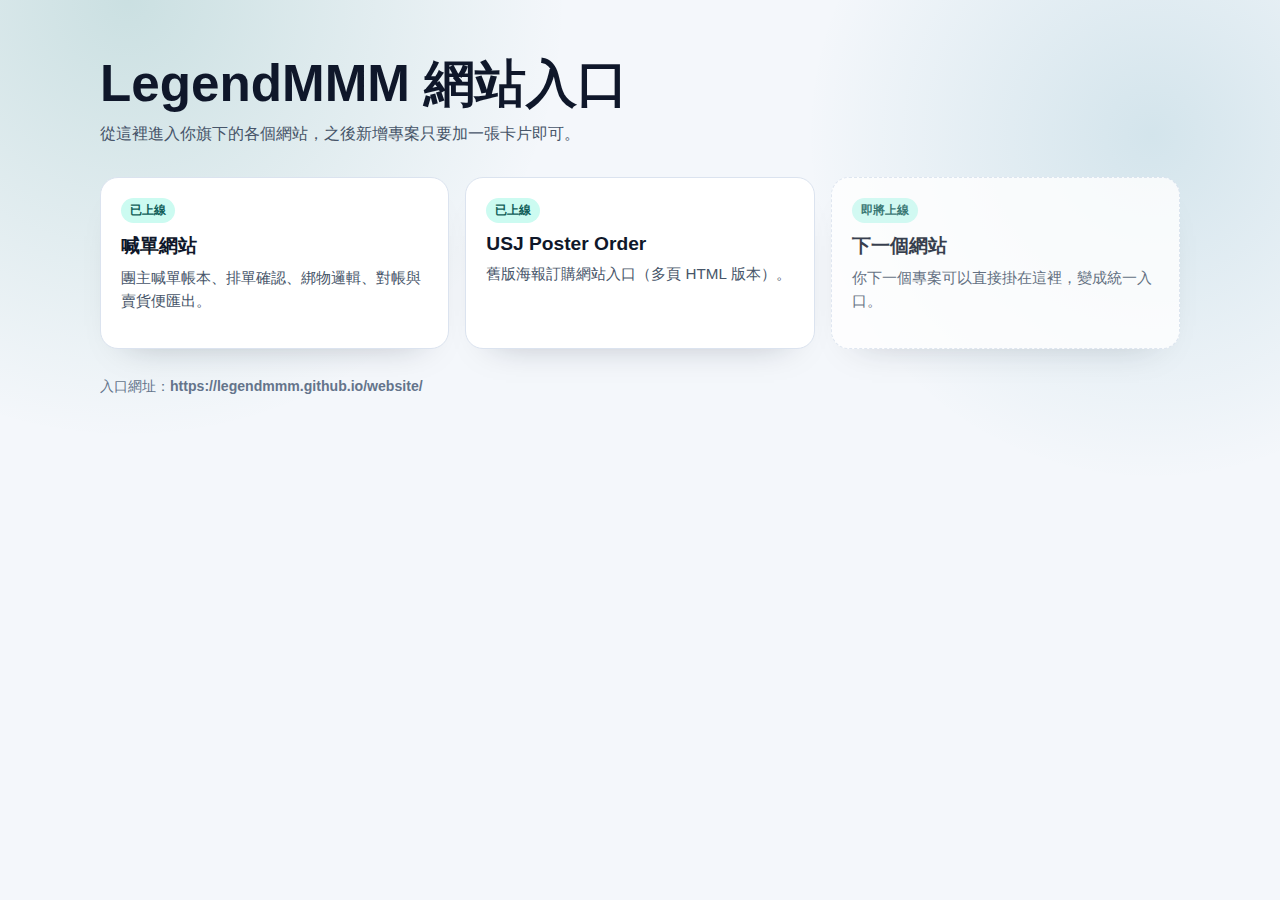
<file: portal/index.html>
<!doctype html>
<html lang="zh-Hant">
  <head>
    <meta charset="UTF-8" />
    <meta name="viewport" content="width=device-width, initial-scale=1.0" />
    <title>LegendMMM 網站入口</title>
    <style>
      :root {
        --bg: #f4f7fb;
        --ink: #0f172a;
        --muted: #475569;
        --card: #ffffff;
        --line: #dbe3ef;
        --accent: #0f766e;
      }
      * { box-sizing: border-box; }
      body {
        margin: 0;
        min-height: 100vh;
        font-family: "Noto Sans TC", "PingFang TC", sans-serif;
        color: var(--ink);
        background:
          radial-gradient(circle at 10% 0%, rgba(15, 118, 110, 0.18), transparent 30%),
          radial-gradient(circle at 90% 15%, rgba(14, 116, 144, 0.14), transparent 25%),
          var(--bg);
      }
      .wrap {
        width: min(1080px, 92vw);
        margin: 0 auto;
        padding: 56px 0 72px;
      }
      h1 {
        margin: 0;
        font-size: clamp(2rem, 4.5vw, 3.2rem);
        line-height: 1.1;
      }
      .sub {
        margin-top: 12px;
        color: var(--muted);
        font-size: 1rem;
      }
      .grid {
        margin-top: 32px;
        display: grid;
        grid-template-columns: repeat(auto-fit, minmax(260px, 1fr));
        gap: 16px;
      }
      .card {
        display: block;
        text-decoration: none;
        color: inherit;
        border: 1px solid var(--line);
        border-radius: 18px;
        background: var(--card);
        padding: 20px;
        box-shadow: 0 18px 36px -28px rgba(15, 23, 42, 0.35);
        transition: transform .18s ease, box-shadow .18s ease, border-color .18s ease;
      }
      .card:hover {
        transform: translateY(-2px);
        border-color: #8ac8c3;
        box-shadow: 0 24px 45px -28px rgba(15, 23, 42, 0.45);
      }
      .badge {
        display: inline-block;
        padding: 4px 9px;
        border-radius: 999px;
        font-size: 12px;
        font-weight: 700;
        color: #115e59;
        background: #ccfbf1;
      }
      .title {
        margin-top: 10px;
        font-size: 1.2rem;
        font-weight: 800;
      }
      .desc {
        margin-top: 8px;
        color: var(--muted);
        font-size: 0.95rem;
        line-height: 1.5;
      }
      .coming {
        border-style: dashed;
        opacity: 0.82;
      }
      .foot {
        margin-top: 28px;
        color: #64748b;
        font-size: .88rem;
      }
    </style>
  </head>
  <body>
    <main class="wrap">
      <h1>LegendMMM 網站入口</h1>
      <p class="sub">從這裡進入你旗下的各個網站，之後新增專案只要加一張卡片即可。</p>

      <section class="grid">
        <a class="card" href="./handan/">
          <span class="badge">已上線</span>
          <div class="title">喊單網站</div>
          <p class="desc">團主喊單帳本、排單確認、綁物邏輯、對帳與賣貨便匯出。</p>
        </a>

        <a class="card" href="./websites/usj-poster-order/">
          <span class="badge">已上線</span>
          <div class="title">USJ Poster Order</div>
          <p class="desc">舊版海報訂購網站入口（多頁 HTML 版本）。</p>
        </a>

        <a class="card coming" href="javascript:void(0)">
          <span class="badge">即將上線</span>
          <div class="title">下一個網站</div>
          <p class="desc">你下一個專案可以直接掛在這裡，變成統一入口。</p>
        </a>
      </section>

      <p class="foot">入口網址：<strong>https://legendmmm.github.io/website/</strong></p>
    </main>
  </body>
</html>
</file>
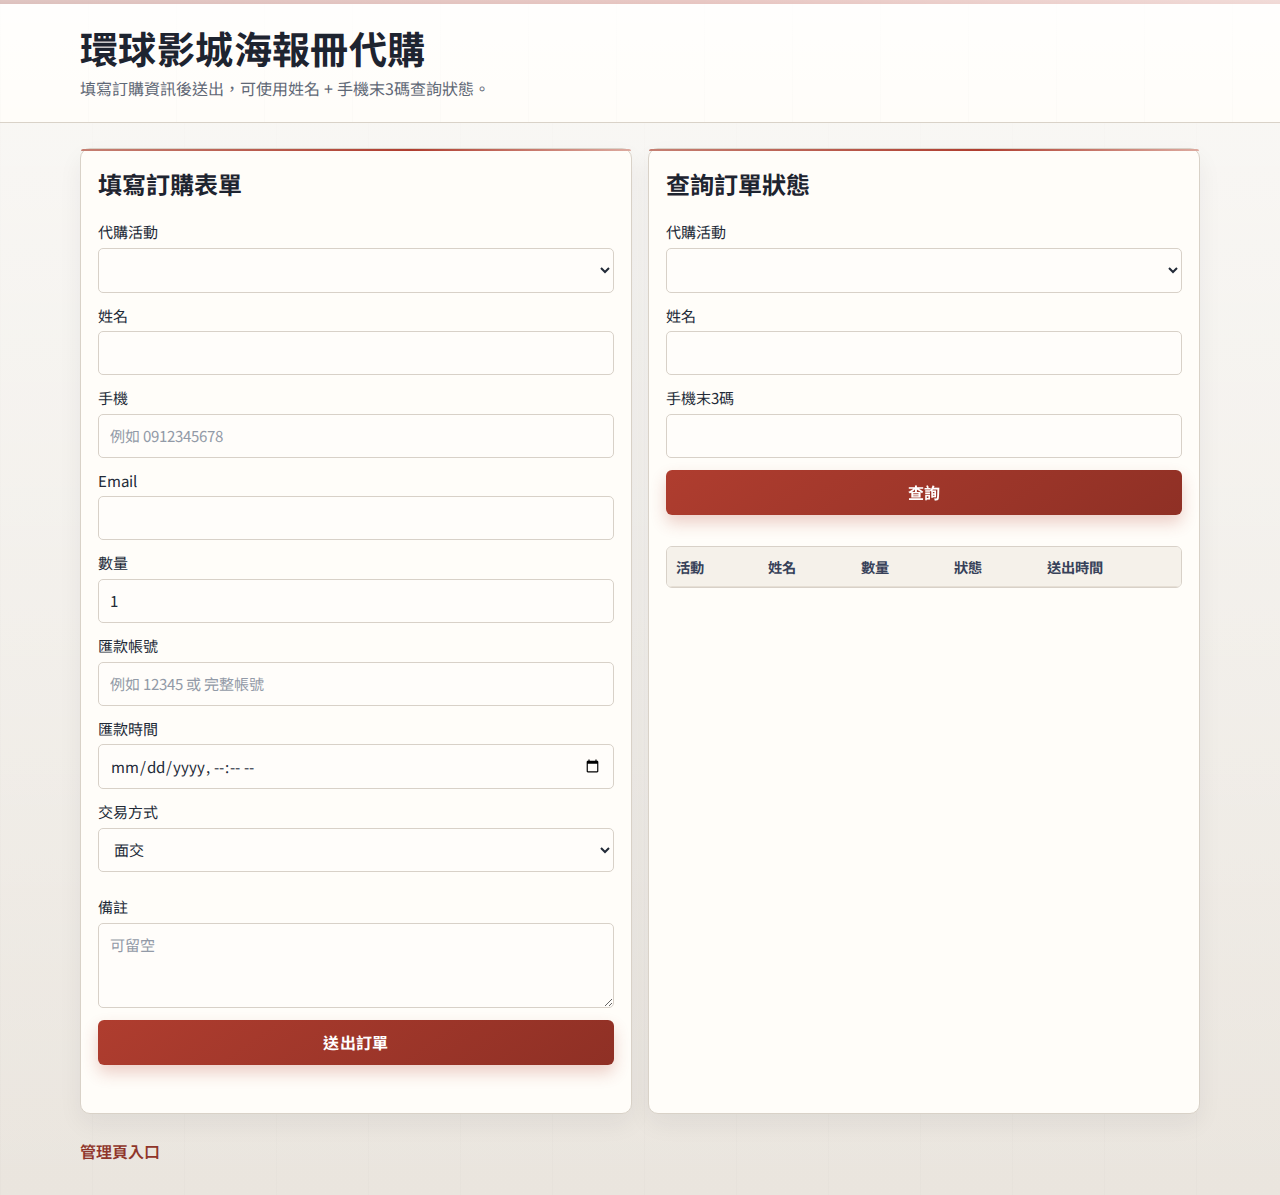
<file: websites/usj-poster-order/index.html>
<!doctype html>
<html lang="zh-Hant">
  <head>
    <meta charset="UTF-8" />
    <meta name="viewport" content="width=device-width, initial-scale=1.0" />
    <title>環球影城海報冊代購</title>
    <link rel="stylesheet" href="./assets/styles.css" />
  </head>
  <body>
    <header class="site-header">
      <div class="container">
        <h1>環球影城海報冊代購</h1>
        <p>填寫訂購資訊後送出，可使用姓名 + 手機末3碼查詢狀態。</p>
      </div>
    </header>

    <main class="container grid">
      <section class="card">
        <h2>填寫訂購表單</h2>
        <form id="order-form" class="stack">
          <label>
            代購活動
            <select id="campaign-id" required></select>
          </label>

          <label>
            姓名
            <input id="customer-name" type="text" required maxlength="30" />
          </label>

          <label>
            手機
            <input id="phone" type="tel" required maxlength="20" placeholder="例如 0912345678" />
          </label>

          <label>
            Email
            <input id="email" type="email" required maxlength="120" />
          </label>

          <label>
            數量
            <input id="quantity" type="number" required min="1" max="99" value="1" />
          </label>

          <label>
            匯款帳號
            <input
              id="transfer-account"
              type="text"
              required
              maxlength="80"
              placeholder="例如 12345 或 完整帳號"
            />
          </label>

          <label>
            匯款時間
            <input id="transfer-time" type="datetime-local" required />
          </label>

          <label>
            交易方式
            <select id="transaction-method" required>
              <option value="面交">面交</option>
              <option value="賣貨便">賣貨便</option>
            </select>
          </label>

          <div id="custom-fields-container" class="stack"></div>

          <label>
            備註
            <textarea id="note" maxlength="300" rows="3" placeholder="可留空"></textarea>
          </label>

          <button type="submit">送出訂單</button>
          <p id="order-form-message" class="message" aria-live="polite"></p>
        </form>
      </section>

      <section class="card">
        <h2>查詢訂單狀態</h2>
        <form id="query-form" class="stack">
          <label>
            代購活動
            <select id="query-campaign-slug" required></select>
          </label>

          <label>
            姓名
            <input id="query-name" type="text" required maxlength="30" />
          </label>

          <label>
            手機末3碼
            <input id="query-phone-last3" type="text" required maxlength="3" pattern="[0-9]{3}" />
          </label>

          <button type="submit">查詢</button>
          <p id="query-message" class="message" aria-live="polite"></p>
        </form>

        <div class="table-wrap">
          <table>
            <thead>
              <tr>
                <th>活動</th>
                <th>姓名</th>
                <th>數量</th>
                <th>狀態</th>
                <th>送出時間</th>
              </tr>
            </thead>
            <tbody id="query-results"></tbody>
          </table>
        </div>
      </section>
    </main>

    <footer class="container footer">
      <a href="./admin.html">管理頁入口</a>
    </footer>

    <script type="module" src="./assets/app.js"></script>
  </body>
</html>
</file>
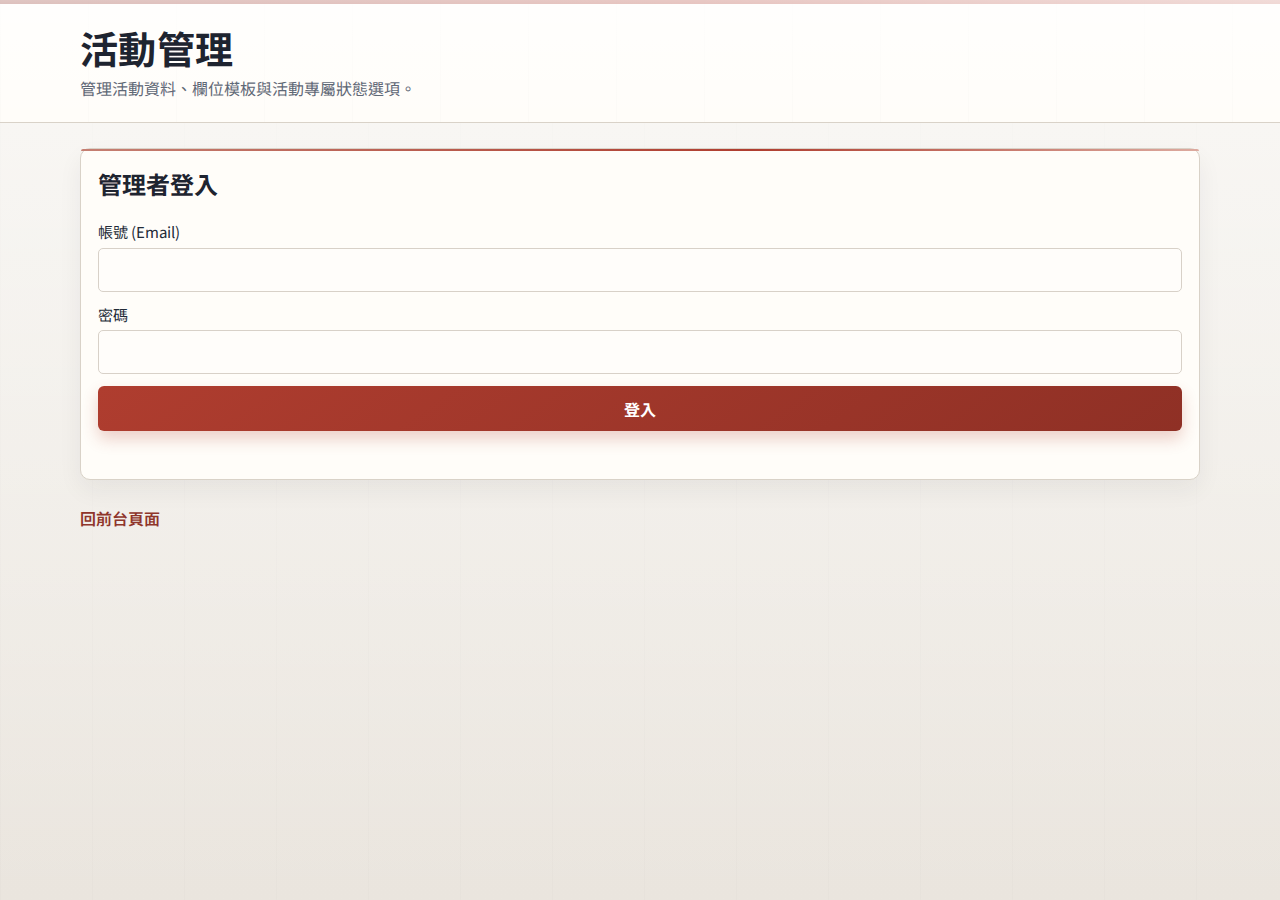
<file: websites/usj-poster-order/admin-campaigns.html>
<!doctype html>
<html lang="zh-Hant">
  <head>
    <meta charset="UTF-8" />
    <meta name="viewport" content="width=device-width, initial-scale=1.0" />
    <title>活動管理 | 環球影城海報冊代購</title>
    <link rel="stylesheet" href="./assets/styles.css?v=editorial-20260211-2" />
  </head>
  <body class="admin-page" data-admin-page="campaigns">
    <header class="site-header">
      <div class="container">
        <h1>活動管理</h1>
        <p>管理活動資料、欄位模板與活動專屬狀態選項。</p>
      </div>
    </header>

    <main class="container admin-layout">
      <section class="card" id="auth-panel">
        <h2>管理者登入</h2>
        <form id="login-form" class="stack">
          <label>
            帳號 (Email)
            <input id="admin-email" type="email" required />
          </label>
          <label>
            密碼
            <input id="admin-password" type="password" required minlength="6" />
          </label>
          <button type="submit">登入</button>
          <p id="auth-message" class="message" aria-live="polite"></p>
        </form>
      </section>

      <section class="card hidden" id="admin-panel">
        <div class="admin-shell-head">
          <div>
            <h2>活動配置</h2>
            <p class="hint">可在建立活動前後調整欄位與狀態。</p>
          </div>
          <button data-action="logout" type="button">登出</button>
        </div>

        <nav class="admin-nav">
          <a href="./admin.html">管理首頁</a>
          <a href="./admin-campaigns.html" class="current">活動管理</a>
          <a href="./admin-orders.html">訂單管理</a>
          <a href="./admin-settings.html">系統設定</a>
        </nav>

        <section class="section-divider stack">
          <h3>全域預設欄位模板（建立活動前可改）</h3>
          <form id="global-defaults-form" class="stack compact-card">
            <p class="hint">新活動會套用此模板。關鍵欄位不可刪除或隱藏。</p>
            <div id="global-field-list" class="stack"></div>
            <button type="submit">儲存全域預設</button>
            <p id="global-message" class="message" aria-live="polite"></p>
          </form>
        </section>

        <section class="section-divider stack">
          <h3>活動設定（建立後可改）</h3>
          <div class="toolbar">
            <label>
              選擇活動
              <select id="campaigns-filter"></select>
            </label>
            <button id="reload-campaigns-btn" type="button">重新整理</button>
          </div>

          <form id="campaign-settings-form" class="stack compact-card">
            <label>
              活動標題
              <input id="settings-title" type="text" required maxlength="80" />
            </label>
            <label>
              活動說明
              <textarea id="settings-description" rows="2" maxlength="300"></textarea>
            </label>
            <label>
              前台注意事項
              <textarea id="settings-notice" rows="3" maxlength="1000"></textarea>
            </label>
            <label>
              自訂欄位 (JSON 陣列)
              <textarea id="settings-custom-fields" rows="6"></textarea>
            </label>

            <div class="stack compact-card">
              <h4>活動欄位覆寫</h4>
              <p class="hint">可調整欄位名稱、排序、必填、顯示與 placeholder。</p>
              <div id="campaign-field-list" class="stack"></div>
            </div>

            <div class="stack compact-card">
              <h4>活動狀態選項（可覆寫全域）</h4>
              <label class="inline-check">
                <input id="campaign-use-global-status" type="checkbox" />
                使用全域狀態選項
              </label>
              <p class="hint">取消勾選後，可定義此活動自己的狀態清單。</p>
              <div id="campaign-status-editor" class="stack">
                <div id="campaign-status-list" class="stack"></div>
                <button id="add-campaign-status-btn" type="button">新增活動狀態</button>
              </div>
            </div>

            <label class="inline-check">
              <input id="settings-is-active" type="checkbox" />
              活動啟用（取消勾選後前台不顯示）
            </label>
            <button type="submit">儲存活動設定</button>
            <p id="campaign-settings-message" class="message" aria-live="polite"></p>
          </form>
        </section>

        <section class="section-divider stack">
          <h3>建立新活動</h3>
          <form id="campaign-form" class="stack">
            <label>
              活動標題
              <input id="campaign-title" type="text" required maxlength="80" />
            </label>
            <p class="hint">活動代碼 (slug) 會自動產生，預設使用全域狀態選項。</p>
            <label>
              活動說明
              <textarea id="campaign-description" rows="3" maxlength="300"></textarea>
            </label>
            <label>
              前台注意事項
              <textarea id="campaign-notice" rows="3" maxlength="1000"></textarea>
            </label>
            <label>
              自訂欄位 (JSON 陣列，可留空)
              <textarea id="campaign-custom-fields" rows="6"></textarea>
            </label>
            <button type="submit">建立活動</button>
            <p id="campaign-message" class="message" aria-live="polite"></p>
          </form>
        </section>
      </section>
    </main>

    <footer class="container footer">
      <a href="./index.html">回前台頁面</a>
    </footer>

    <script type="module" src="./assets/admin-shell.js"></script>
  </body>
</html>
</file>
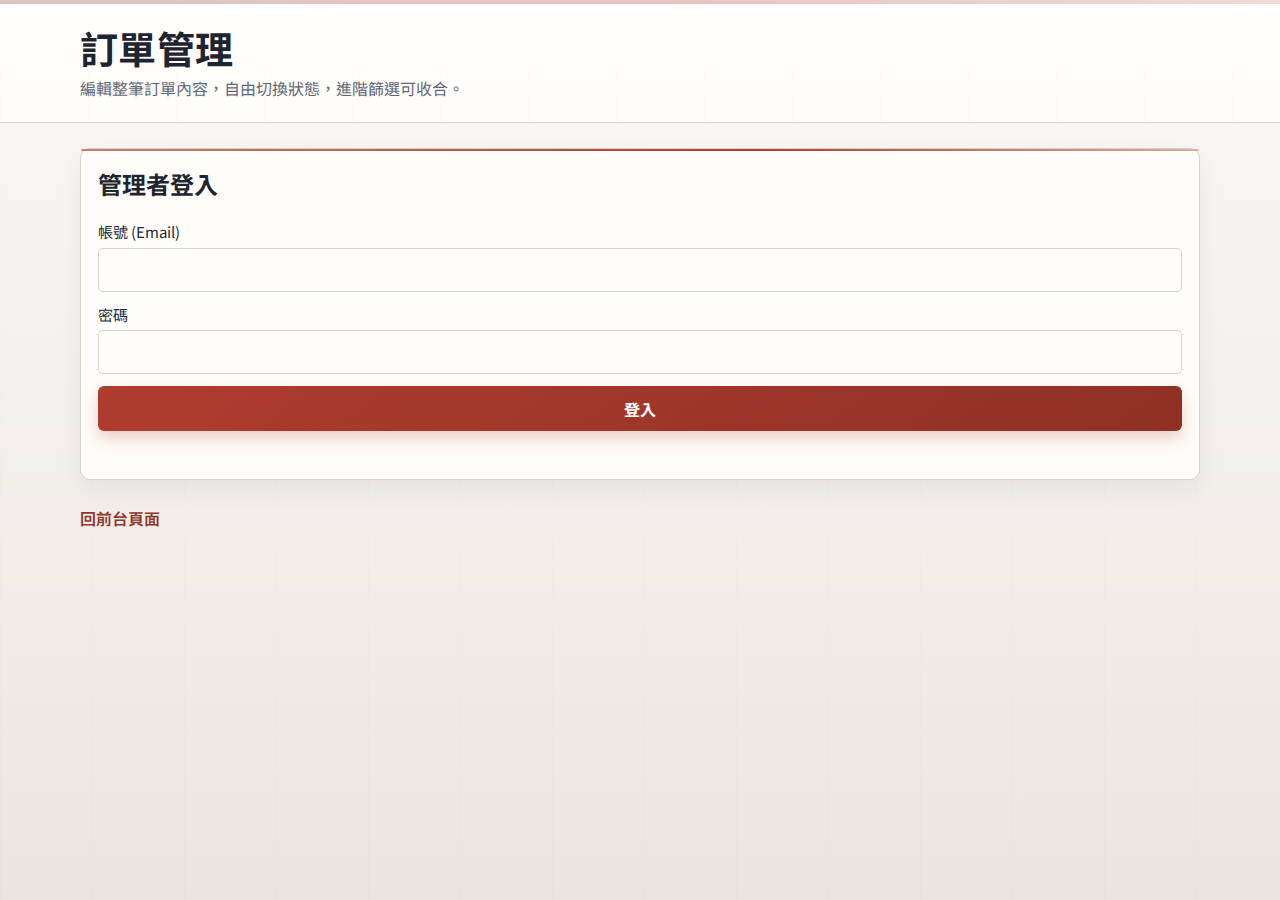
<file: websites/usj-poster-order/admin-orders.html>
<!doctype html>
<html lang="zh-Hant">
  <head>
    <meta charset="UTF-8" />
    <meta name="viewport" content="width=device-width, initial-scale=1.0" />
    <title>訂單管理 | 環球影城海報冊代購</title>
    <link rel="stylesheet" href="./assets/styles.css?v=editorial-20260212-3" />
  </head>
  <body class="admin-page" data-admin-page="orders">
    <header class="site-header">
      <div class="container">
        <h1>訂單管理</h1>
        <p>編輯整筆訂單內容，自由切換狀態，進階篩選可收合。</p>
      </div>
    </header>

    <main class="container admin-layout">
      <section class="card" id="auth-panel">
        <h2>管理者登入</h2>
        <form id="login-form" class="stack">
          <label>
            帳號 (Email)
            <input id="admin-email" type="email" required />
          </label>
          <label>
            密碼
            <input id="admin-password" type="password" required minlength="6" />
          </label>
          <button type="submit">登入</button>
          <p id="auth-message" class="message" aria-live="polite"></p>
        </form>
      </section>

      <section class="card hidden" id="admin-panel">
        <div class="admin-shell-head">
          <div>
            <h2>訂單與狀態紀錄</h2>
            <p class="hint">狀態下拉由活動設定或全域設定帶入。</p>
          </div>
          <button data-action="logout" type="button">登出</button>
        </div>

        <nav class="admin-nav">
          <a href="./admin.html">管理首頁</a>
          <a href="./admin-campaigns.html">活動管理</a>
          <a href="./admin-orders.html" class="current">訂單管理</a>
          <a href="./admin-settings.html">系統設定</a>
        </nav>

        <div class="subnav-tabs section-divider">
          <button type="button" class="tab-btn active" data-orders-view="list">訂單列表</button>
          <button type="button" class="tab-btn" data-orders-view="logs">狀態紀錄</button>
        </div>

        <section id="orders-list-view" class="stack">
          <div class="orders-main-toolbar">
            <label class="orders-main-toolbar__field">
              選擇活動
              <select id="orders-campaign-filter"></select>
            </label>
            <div class="orders-main-toolbar__actions">
              <button id="reload-orders-btn" type="button">重新整理</button>
              <button id="export-csv-btn" type="button">匯出 CSV</button>
            </div>
          </div>

          <section class="compact-card orders-quick-card">
            <div class="orders-quick-head">
              <h3>快速篩選</h3>
              <p class="hint">先用快捷鍵，進階條件再展開設定。</p>
            </div>
            <div class="quick-filter-row">
              <button type="button" class="tab-btn" data-quick-filter="all">全部</button>
              <button type="button" class="tab-btn" data-quick-filter="unfinished">未完成</button>
              <button type="button" class="tab-btn" data-quick-filter="unconfirmed">未確認</button>
              <button type="button" class="tab-btn" data-quick-filter="created_today">今日新單</button>
            </div>
          </section>

          <section class="compact-card orders-stats-card">
            <div class="orders-stats-head">
              <h3>訂單統計</h3>
              <p class="hint">依目前活動與篩選結果即時統計。</p>
            </div>
            <div class="orders-stats-grid">
              <article class="orders-stat-item">
                <p class="orders-stat-label">總筆數</p>
                <p id="orders-stat-total" class="orders-stat-value">0</p>
              </article>
              <article class="orders-stat-item">
                <p class="orders-stat-label">總數量</p>
                <p id="orders-stat-qty" class="orders-stat-value">0</p>
              </article>
              <article class="orders-stat-item">
                <p class="orders-stat-label">未完成</p>
                <p id="orders-stat-unfinished" class="orders-stat-value">0</p>
              </article>
              <article class="orders-stat-item">
                <p class="orders-stat-label">未確認</p>
                <p id="orders-stat-unconfirmed" class="orders-stat-value">0</p>
              </article>
            </div>
          </section>

          <details id="orders-filter-disclosure" class="compact-card orders-filter-card">
            <summary>
              <span>進階篩選</span>
              <span id="orders-filter-summary" class="hint">目前未套用進階條件</span>
            </summary>
            <div class="orders-filter-body stack">
              <div class="filter-grid orders-filter-grid">
                <label class="orders-filter-field--wide">
                  關鍵字
                  <input id="orders-keyword-filter" type="text" placeholder="姓名 / 手機 / Email / 匯款帳號 / 備註" />
                </label>
                <label>
                  狀態
                  <select id="orders-status-filter"></select>
                </label>
                <label>
                  交易方式
                  <select id="orders-method-filter">
                    <option value="">全部</option>
                    <option value="面交">面交</option>
                    <option value="賣貨便">賣貨便</option>
                  </select>
                </label>
                <label>
                  匯款時間起
                  <input id="orders-transfer-from" type="datetime-local" />
                </label>
                <label>
                  匯款時間迄
                  <input id="orders-transfer-to" type="datetime-local" />
                </label>
                <label>
                  建立日期起
                  <input id="orders-created-from" type="date" />
                </label>
                <label>
                  建立日期迄
                  <input id="orders-created-to" type="date" />
                </label>
                <label>
                  數量最小
                  <input id="orders-qty-min" type="text" inputmode="numeric" placeholder="例如 1" />
                </label>
                <label>
                  數量最大
                  <input id="orders-qty-max" type="text" inputmode="numeric" placeholder="例如 10" />
                </label>
              </div>

              <div class="toolbar orders-filter-actions">
                <label class="inline-check orders-inline-toggle">
                  <input id="orders-unfinished-only" type="checkbox" />
                  只看未完成
                </label>
                <button id="apply-orders-filter-btn" type="button">套用篩選</button>
                <button id="reset-orders-filter-btn" type="button" class="secondary-btn">清除條件</button>
              </div>

              <div class="toolbar orders-preset-toolbar">
                <label>
                  常用篩選
                  <select id="orders-preset-select"></select>
                </label>
                <button id="apply-orders-preset-btn" type="button">套用預設</button>
                <button id="save-orders-preset-btn" type="button" class="secondary-btn">儲存目前條件</button>
                <button id="delete-orders-preset-btn" type="button" class="ghost-btn">刪除預設</button>
              </div>

              <p class="hint">篩選後的結果可直接匯出 CSV。</p>
            </div>
          </details>

          <p id="orders-message" class="message" aria-live="polite"></p>
          <div class="table-wrap">
            <table class="admin-orders-table">
              <thead id="orders-head"></thead>
              <tbody id="orders-body"></tbody>
            </table>
          </div>

          <section class="compact-card orders-bulk-card">
            <div class="orders-bulk-head">
              <h3>批量修改</h3>
              <p class="hint">勾選訂單後，可一次更新多筆訂單內容。</p>
            </div>

            <div class="toolbar orders-bulk-selection">
              <span id="orders-selected-count" class="status-chip">已選 0 筆</span>
              <button id="orders-select-all-btn" type="button" class="ghost-btn">全選目前結果</button>
              <button id="orders-clear-selection-btn" type="button" class="secondary-btn">清空選取</button>
            </div>

            <div class="filter-grid orders-bulk-grid">
              <label>
                批量狀態
                <select id="bulk-status-select"></select>
              </label>
              <label>
                批量交易方式
                <select id="bulk-method-select">
                  <option value="">不變更</option>
                  <option value="面交">面交</option>
                  <option value="賣貨便">賣貨便</option>
                </select>
              </label>
              <label>
                批量數量
                <input id="bulk-quantity-input" type="number" min="1" step="1" placeholder="留空不變更" />
              </label>
              <label>
                批量匯款帳號
                <input id="bulk-transfer-account-input" type="text" placeholder="留空不變更" />
              </label>
              <label>
                批量匯款時間
                <input id="bulk-transfer-time-input" type="datetime-local" />
              </label>
              <label>
                備註模式
                <select id="bulk-note-mode-select">
                  <option value="append">追加到現有備註</option>
                  <option value="replace">覆蓋現有備註</option>
                </select>
              </label>
              <label class="orders-filter-field--wide orders-bulk-note-field">
                批量備註
                <textarea id="bulk-note-input" rows="2" placeholder="留空不變更"></textarea>
              </label>
            </div>

            <div class="toolbar orders-bulk-actions">
              <button id="apply-bulk-update-btn" type="button">套用到已選訂單</button>
            </div>
          </section>
        </section>

        <section id="orders-logs-view" class="stack hidden section-divider">
          <div class="toolbar">
            <label>
              選擇活動
              <select id="logs-campaign-filter"></select>
            </label>
            <button id="reload-logs-btn" type="button">重新整理紀錄</button>
          </div>
          <p id="logs-message" class="message" aria-live="polite"></p>
          <div class="table-wrap">
            <table>
              <thead>
                <tr>
                  <th>訂單 ID</th>
                  <th>原狀態</th>
                  <th>新狀態</th>
                  <th>操作者</th>
                  <th>時間</th>
                </tr>
              </thead>
              <tbody id="status-logs-body"></tbody>
            </table>
          </div>
        </section>
      </section>
    </main>

    <footer class="container footer">
      <a href="./index.html">回前台頁面</a>
    </footer>

    <script type="module" src="./assets/admin-shell.js?v=20260212-4"></script>
  </body>
</html>
</file>
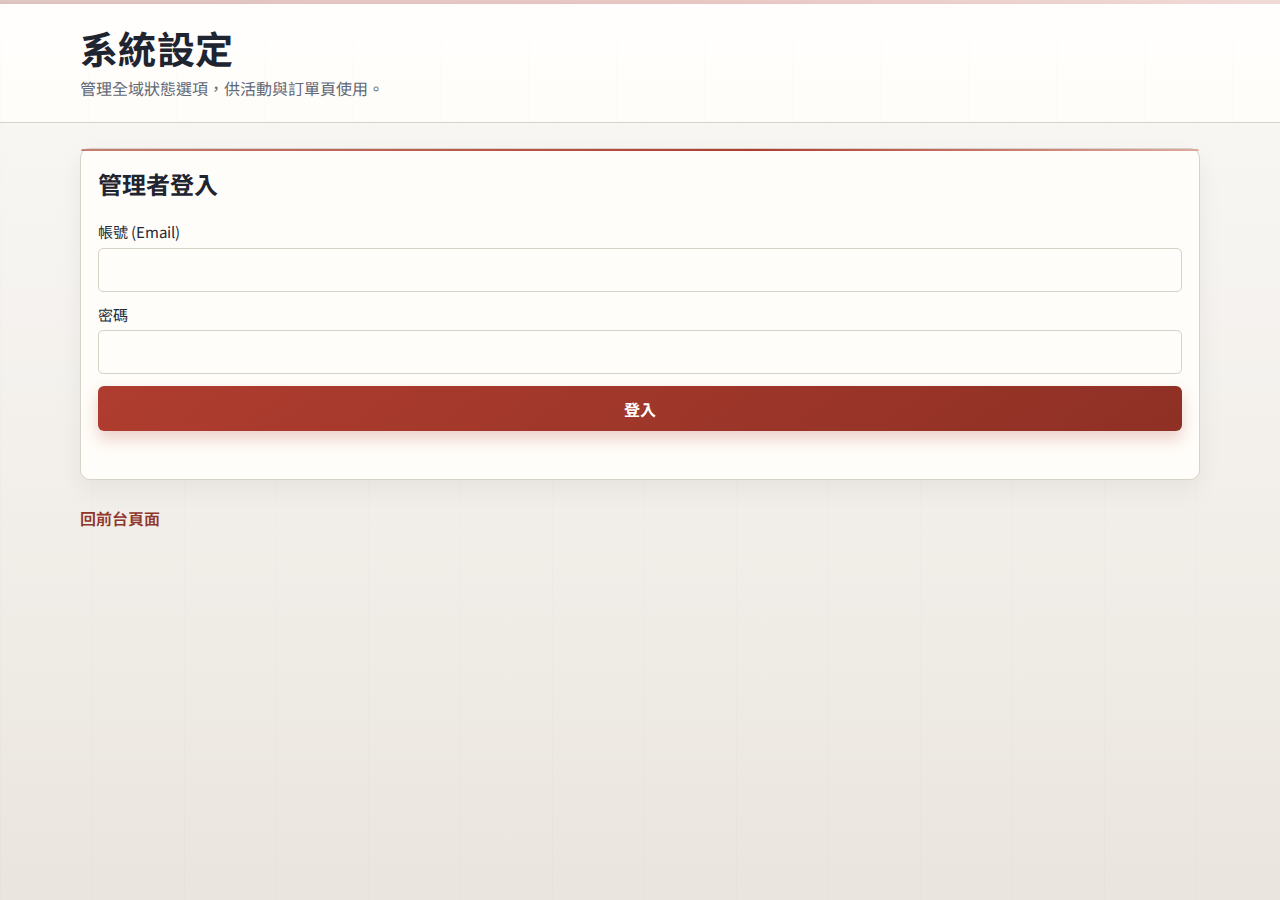
<file: websites/usj-poster-order/admin-settings.html>
<!doctype html>
<html lang="zh-Hant">
  <head>
    <meta charset="UTF-8" />
    <meta name="viewport" content="width=device-width, initial-scale=1.0" />
    <title>系統設定 | 環球影城海報冊代購</title>
    <link rel="stylesheet" href="./assets/styles.css?v=admin-c-20260211-2" />
  </head>
  <body class="admin-page" data-admin-page="settings">
    <header class="site-header">
      <div class="container">
        <h1>系統設定</h1>
        <p>管理全域狀態選項，供活動與訂單頁使用。</p>
      </div>
    </header>

    <main class="container admin-layout">
      <section class="card" id="auth-panel">
        <h2>管理者登入</h2>
        <form id="login-form" class="stack">
          <label>
            帳號 (Email)
            <input id="admin-email" type="email" required />
          </label>
          <label>
            密碼
            <input id="admin-password" type="password" required minlength="6" />
          </label>
          <button type="submit">登入</button>
          <p id="auth-message" class="message" aria-live="polite"></p>
        </form>
      </section>

      <section class="card hidden" id="admin-panel">
        <div class="admin-shell-head">
          <div>
            <h2>狀態選項設定</h2>
            <p class="hint">這裡新增或調整全域狀態，活動可選擇沿用或覆寫。</p>
          </div>
          <button data-action="logout" type="button">登出</button>
        </div>

        <nav class="admin-nav">
          <a href="./admin.html">管理首頁</a>
          <a href="./admin-campaigns.html">活動管理</a>
          <a href="./admin-orders.html">訂單管理</a>
          <a href="./admin-settings.html" class="current">系統設定</a>
        </nav>

        <section class="section-divider stack">
          <form id="global-status-form" class="stack compact-card">
            <h3>全域狀態清單</h3>
            <p class="hint">訂單頁可自由切換為這份清單中的任一狀態。</p>
            <div id="global-status-list" class="stack"></div>
            <div class="toolbar">
              <button id="add-global-status-btn" type="button">新增狀態</button>
              <button type="submit">儲存全域狀態</button>
            </div>
            <p id="global-status-message" class="message" aria-live="polite"></p>
          </form>

          <div class="compact-card stack">
            <h4>預覽</h4>
            <div id="global-status-preview" class="status-chip-row"></div>
          </div>
        </section>
      </section>
    </main>

    <footer class="container footer">
      <a href="./index.html">回前台頁面</a>
    </footer>

    <script type="module" src="./assets/admin-shell.js"></script>
  </body>
</html>
</file>
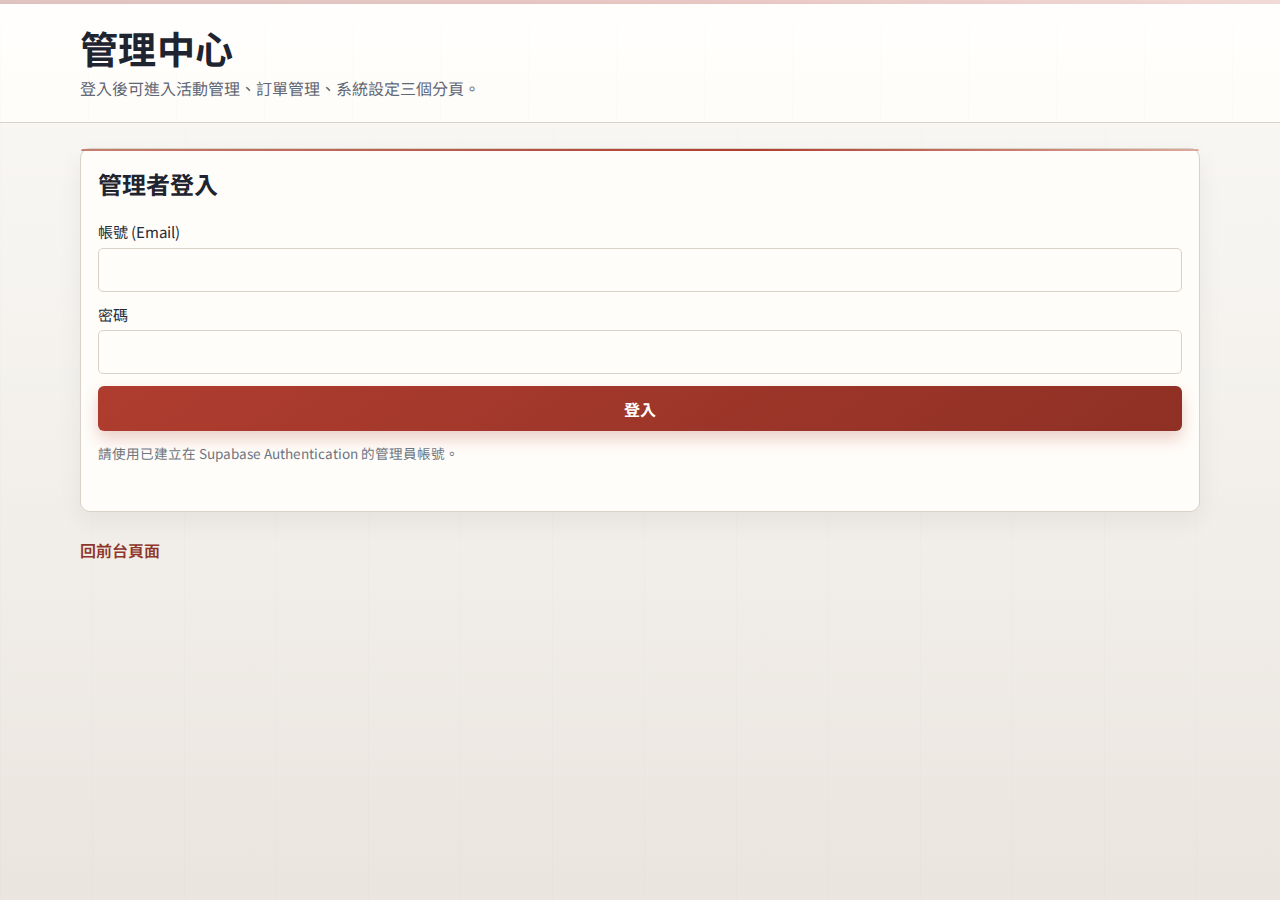
<file: websites/usj-poster-order/admin.html>
<!doctype html>
<html lang="zh-Hant">
  <head>
    <meta charset="UTF-8" />
    <meta name="viewport" content="width=device-width, initial-scale=1.0" />
    <title>管理中心 | 環球影城海報冊代購</title>
    <link rel="stylesheet" href="./assets/styles.css?v=editorial-20260211-3" />
  </head>
  <body class="admin-page" data-admin-page="dashboard">
    <header class="site-header">
      <div class="container">
        <h1>管理中心</h1>
        <p>登入後可進入活動管理、訂單管理、系統設定三個分頁。</p>
      </div>
    </header>

    <main class="container admin-layout">
      <section class="card" id="auth-panel">
        <h2>管理者登入</h2>
        <form id="login-form" class="stack">
          <label>
            帳號 (Email)
            <input id="admin-email" type="email" required />
          </label>
          <label>
            密碼
            <input id="admin-password" type="password" required minlength="6" />
          </label>
          <button type="submit">登入</button>
          <p class="hint">請使用已建立在 Supabase Authentication 的管理員帳號。</p>
          <p id="auth-message" class="message" aria-live="polite"></p>
        </form>
      </section>

      <section class="card hidden" id="admin-panel">
        <div class="admin-shell-head">
          <div>
            <h2>後台分頁入口</h2>
            <p class="hint">可依工作情境切換到獨立頁面。</p>
          </div>
          <button data-action="logout" type="button">登出</button>
        </div>

        <nav class="admin-nav">
          <a href="./admin.html" class="current">管理首頁</a>
          <a href="./admin-campaigns.html">活動管理</a>
          <a href="./admin-orders.html">訂單管理</a>
          <a href="./admin-settings.html">系統設定</a>
        </nav>

        <section class="admin-grid-links section-divider">
          <a class="admin-link-card" href="./admin-campaigns.html">
            <h3>活動管理</h3>
            <p>建立活動、調整活動欄位、修改活動說明與注意事項。</p>
          </a>
          <a class="admin-link-card" href="./admin-orders.html">
            <h3>訂單管理</h3>
            <p>編輯每筆訂單內容、自由切換狀態、匯出 CSV。</p>
          </a>
          <a class="admin-link-card" href="./admin-settings.html">
            <h3>系統設定</h3>
            <p>新增與修改全域狀態選項，供各活動引用或覆寫。</p>
          </a>
        </section>
      </section>
    </main>

    <footer class="container footer">
      <a href="./index.html">回前台頁面</a>
    </footer>

    <script type="module" src="./assets/admin-shell.js?v=20260211-1"></script>
  </body>
</html>
</file>
<file: websites/usj-poster-order/assets/styles.css>
@import url("https://fonts.googleapis.com/css2?family=Noto+Sans+TC:wght@400;500;700;800&display=swap");

:root {
  --bg: #f4f1eb;
  --bg-soft: #ece8e1;
  --card: #fffdf9;
  --text: #222a37;
  --muted: #6e7581;
  --brand: #2c3950;
  --brand-strong: #1e2430;
  --accent: #af3d2f;
  --accent-strong: #8f3025;
  --accent-soft: #f7ece7;
  --line: #d9d2c8;
  --ok: #1e7a56;
  --error: #b23d3d;
  --shadow: 0 10px 24px rgba(33, 39, 49, 0.06);
  --radius: 10px;
}

* {
  box-sizing: border-box;
}

html {
  -webkit-text-size-adjust: 100%;
}

body {
  margin: 0;
  font-family: "Noto Sans TC", "PingFang TC", "Microsoft JhengHei", sans-serif;
  color: var(--text);
  min-height: 100vh;
}

.public-page {
  background:
    linear-gradient(180deg, rgba(255, 255, 255, 0.54), rgba(255, 255, 255, 0)),
    repeating-linear-gradient(90deg, rgba(0, 0, 0, 0.015) 0, rgba(0, 0, 0, 0.015) 1px, transparent 1px, transparent 88px),
    linear-gradient(180deg, var(--bg) 0%, var(--bg-soft) 100%);
}

.admin-page,
body:not(.public-page) {
  background:
    linear-gradient(180deg, rgba(255, 255, 255, 0.58), rgba(255, 255, 255, 0)),
    repeating-linear-gradient(90deg, rgba(0, 0, 0, 0.013) 0, rgba(0, 0, 0, 0.013) 1px, transparent 1px, transparent 92px),
    linear-gradient(180deg, #f2efe9 0%, #eae5de 100%);
}

.container {
  width: min(1120px, 92vw);
  margin: 0 auto;
}

.site-header {
  position: relative;
  overflow: hidden;
  background: var(--card);
  color: var(--text);
  padding: 1.7rem 0 1.35rem;
  border-bottom: 1px solid var(--line);
}

.site-header::before {
  content: "";
  position: absolute;
  inset: 0 0 auto 0;
  height: 4px;
  background: linear-gradient(90deg, #8f3126 0%, #af3d2f 55%, #ce7f74 100%);
}

.site-header::after {
  content: "";
  position: absolute;
  inset: 0 0 0 0;
  pointer-events: none;
  background:
    linear-gradient(180deg, rgba(255, 255, 255, 0.72), rgba(255, 255, 255, 0)),
    repeating-linear-gradient(90deg, rgba(0, 0, 0, 0.012) 0, rgba(0, 0, 0, 0.012) 1px, transparent 1px, transparent 88px);
}

.hero-chip {
  margin: 0 0 0.5rem;
  display: inline-flex;
  align-items: center;
  gap: 0.35rem;
  font-size: 0.72rem;
  font-weight: 800;
  letter-spacing: 0.11em;
  text-transform: uppercase;
  color: #8d3026;
  background: #f8ece8;
  border: 1px solid #e9cbc3;
  padding: 0.2rem 0.58rem;
  border-radius: 4px;
  position: relative;
  z-index: 1;
}

.site-header h1 {
  margin: 0 0 0.5rem;
  font-size: clamp(1.72rem, 3.2vw, 2.38rem);
  letter-spacing: 0.01em;
  line-height: 1.08;
  color: var(--brand-strong);
  position: relative;
  z-index: 1;
}

.site-header p {
  margin: 0;
  color: #5f6876;
  position: relative;
  z-index: 1;
}

.grid {
  padding: 1.6rem 0;
  display: grid;
  gap: 1rem;
  grid-template-columns: repeat(auto-fit, minmax(280px, 1fr));
}

.page-stack {
  padding: 1.6rem 0 2.2rem;
  display: grid;
  gap: 1.15rem;
}

.admin-layout {
  padding: 1.6rem 0;
}

.card {
  position: relative;
  background: var(--card);
  border: 1px solid var(--line);
  border-radius: var(--radius);
  padding: 1.05rem;
  box-shadow: var(--shadow);
  animation: card-rise 250ms ease both;
}

.card::before {
  content: "";
  position: absolute;
  inset: 0 0 auto 0;
  height: 2px;
  border-radius: var(--radius) var(--radius) 0 0;
  background: linear-gradient(90deg, #c57f72 0%, var(--accent) 60%, #dcaa9f 100%);
}

h2,
h3,
h4 {
  margin-top: 0;
  color: var(--brand-strong);
}

.stack {
  display: grid;
  gap: 0.75rem;
}

.form-block {
  border: 1px solid #dfd7cd;
  border-radius: 8px;
  padding: 0.9rem;
  background: #fffcf9;
  display: grid;
  gap: 0.75rem;
}

.hub-card {
  padding: 1.3rem;
}

.muted-text {
  margin: 0 0 0.35rem;
  color: var(--muted);
}

.entry-actions {
  margin-top: 0.8rem;
  display: grid;
  grid-template-columns: 1fr 1fr;
  gap: 0.7rem;
}

.split-hero {
  margin-top: 0.55rem;
  display: grid;
  gap: 0.8rem;
  grid-template-columns: repeat(2, minmax(0, 1fr));
}

.entry-panel {
  border: 1px solid #ddd7cf;
  border-radius: 8px;
  background: #fffdfa;
  padding: 1rem;
  display: grid;
  gap: 0.68rem;
}

.entry-panel button {
  width: 100%;
}

.entry-panel h3 {
  margin: 0;
  color: #2e3645;
}

.entry-panel p {
  margin: 0;
  color: #5f6878;
  font-size: 0.92rem;
}

.entry-list {
  margin: 0;
  padding: 0 0 0 1.1rem;
  color: #5a6475;
  display: grid;
  gap: 0.36rem;
  font-size: 0.9rem;
}

.flow-panel,
.query-stage {
  padding: 1.1rem;
}

.panel-subtitle {
  margin: 0 0 0.85rem;
  color: #616a78;
  font-size: 0.92rem;
}

.form-block h3 {
  margin: 0;
  font-size: 1rem;
}

.wizard-stage {
  border: 1px solid #dfd8ce;
  border-radius: 8px;
  background: #fffdfa;
}

.notice-box {
  border: 1px solid #e8d0c8;
  border-left: 4px solid var(--accent);
  border-radius: 6px;
  background: var(--accent-soft);
  padding: 0.7rem;
}

.notice-title {
  margin: 0 0 0.22rem;
  font-weight: 700;
  color: #8a342a;
}

.notice-content {
  margin: 0;
  white-space: pre-wrap;
  line-height: 1.5;
  color: #495263;
}

.honeypot-wrap {
  position: absolute;
  left: -99999px;
  width: 1px;
  height: 1px;
  overflow: hidden;
}

label {
  display: grid;
  gap: 0.35rem;
  font-size: 0.94rem;
}

input,
select,
textarea,
button {
  font: inherit;
}

.secondary-btn {
  background: #2e3b53;
  box-shadow: 0 8px 16px rgba(30, 36, 48, 0.15);
}

.ghost-btn {
  background: #fffdf9;
  color: var(--brand);
  border: 1px solid #d9d2c8;
  box-shadow: none;
}

.ghost-btn:hover {
  filter: none;
  background: #f7f4ee;
}

input,
select,
textarea {
  border: 1px solid #d8d1c8;
  border-radius: 5px;
  padding: 0.62rem 0.72rem;
  background: #fffdfa;
  color: var(--text);
}

input,
select {
  min-height: 44px;
}

input::placeholder,
textarea::placeholder {
  color: #929aa7;
}

input:focus,
select:focus,
textarea:focus {
  outline: none;
  border-color: #c6776c;
  box-shadow: 0 0 0 3px rgba(175, 61, 47, 0.16);
}

button {
  border: none;
  border-radius: 6px;
  padding: 0.66rem 0.95rem;
  min-height: 44px;
  background: linear-gradient(145deg, var(--accent) 0%, var(--accent-strong) 100%);
  color: #fff;
  font-weight: 700;
  letter-spacing: 0.02em;
  cursor: pointer;
  box-shadow: 0 8px 16px rgba(175, 61, 47, 0.24);
  transition: transform 120ms ease, filter 120ms ease;
}

button:hover {
  transform: translateY(-1px);
  filter: brightness(1.04);
}

button:active {
  transform: translateY(0);
}

.message {
  min-height: 1.2rem;
  margin: 0;
  color: var(--muted);
  font-size: 0.9rem;
}

.message.error {
  color: var(--error);
}

.message.success {
  color: var(--ok);
}

.hint {
  margin: 0;
  color: var(--muted);
  font-size: 0.85rem;
}

.toolbar {
  display: flex;
  flex-wrap: wrap;
  gap: 0.6rem;
  align-items: flex-end;
}

.toolbar > * {
  flex: 0 1 auto;
}

.panel-head {
  display: flex;
  justify-content: space-between;
  align-items: center;
  gap: 0.8rem;
  margin-bottom: 0.3rem;
}

.panel-head h2 {
  margin: 0;
}

.wizard-steps {
  display: grid;
  grid-template-columns: 1fr 1fr;
  gap: 0.6rem;
  margin-bottom: 0.9rem;
}

.wizard-step {
  padding: 0.58rem 0.66rem;
  border-radius: 999px;
  border: 1px solid #ddd5cb;
  background: #f8f4ee;
  color: #585f6c;
  font-size: 0.85rem;
  text-align: center;
  font-weight: 700;
  letter-spacing: 0.01em;
}

.wizard-step.active {
  border-color: #dba096;
  background: linear-gradient(135deg, #fdf0ec 0%, #f7e4de 100%);
  color: #8c3429;
}

.step-actions {
  display: grid;
  grid-template-columns: 1fr 1fr;
  gap: 0.6rem;
}

.compact-card {
  border: 1px solid #ddd5cb;
  border-radius: 8px;
  padding: 0.82rem;
  background: #fffcf9;
}

.compact-card h4 {
  margin: 0 0 0.25rem;
}

.field-label-row {
  display: grid;
  gap: 0.4rem;
  padding: 0.55rem;
  border: 1px solid #ddd6cd;
  border-radius: 6px;
  background: #fffdfa;
}

.field-key {
  color: var(--muted);
  font-size: 0.82rem;
}

.field-editor-row {
  display: grid;
  gap: 0.5rem;
  padding: 0.68rem;
  border: 1px solid #ddd6cd;
  border-radius: 6px;
  background: #fffdfa;
}

.field-editor-head {
  display: flex;
  justify-content: space-between;
  align-items: center;
  gap: 0.5rem;
}

.field-editor-actions {
  display: flex;
  gap: 0.35rem;
}

.field-editor-actions button {
  padding: 0.35rem 0.45rem;
  font-size: 0.78rem;
  background: linear-gradient(140deg, #3b475f 0%, #283448 100%);
  box-shadow: 0 5px 12px rgba(30, 36, 48, 0.2);
}

.field-editor-grid {
  display: grid;
  grid-template-columns: repeat(auto-fit, minmax(160px, 1fr));
  gap: 0.5rem;
}

.check-line {
  display: flex;
  align-items: center;
  gap: 0.4rem;
  font-size: 0.85rem;
}

.inline-check {
  display: flex;
  align-items: center;
  gap: 0.45rem;
}

input[type="checkbox"] {
  accent-color: var(--accent);
}

.table-wrap {
  overflow-x: auto;
  -webkit-overflow-scrolling: touch;
  border: 1px solid #d8d1c8;
  border-radius: 6px;
  background: #fffdfa;
}

table {
  width: 100%;
  border-collapse: collapse;
  min-width: 520px;
}

.admin-orders-table {
  min-width: 1200px;
}

th,
td {
  border-bottom: 1px solid #e6dfd5;
  padding: 0.56rem;
  text-align: left;
  vertical-align: top;
  font-size: 0.89rem;
}

th {
  background: #f5f1ea;
  color: #374159;
}

tbody tr:hover {
  background: #fbf6f0;
}

.admin-header {
  display: flex;
  justify-content: space-between;
  gap: 1rem;
  align-items: center;
}

.admin-shell-head {
  display: flex;
  justify-content: space-between;
  align-items: flex-start;
  gap: 1rem;
}

.admin-shell-head h2 {
  margin: 0 0 0.25rem;
}

.admin-nav {
  margin-top: 0.9rem;
  display: flex;
  flex-wrap: wrap;
  gap: 0.45rem;
}

.admin-nav a {
  text-decoration: none;
  border: 1px solid #d8d1c8;
  background: #fffdfa;
  color: #485266;
  border-radius: 6px;
  padding: 0.42rem 0.68rem;
  font-size: 0.86rem;
  font-weight: 600;
}

.admin-nav a.current {
  border-color: #dba097;
  background: #f8ede8;
  color: #8d3529;
}

.admin-grid-links {
  display: grid;
  gap: 0.8rem;
  grid-template-columns: repeat(3, minmax(0, 1fr));
}

.admin-link-card {
  text-decoration: none;
  border: 1px solid #ddd5cb;
  border-radius: 8px;
  background: #fffdfa;
  padding: 0.95rem;
  color: inherit;
  display: grid;
  gap: 0.48rem;
}

.admin-link-card h3 {
  margin: 0;
  color: #313d52;
}

.admin-link-card p {
  margin: 0;
  color: #616c7f;
  font-size: 0.9rem;
}

.subnav-tabs {
  display: flex;
  flex-wrap: wrap;
  gap: 0.45rem;
}

.tab-btn {
  border-radius: 6px;
  min-height: 38px;
  padding: 0.35rem 0.7rem;
  border: 1px solid #d8d1c8;
  background: #fffdfa;
  color: #4a5569;
  box-shadow: none;
}

.tab-btn.active {
  border-color: #dba096;
  background: #f8ede7;
  color: #8d3529;
}

.status-option-row {
  display: grid;
  grid-template-columns: 1fr auto;
  gap: 0.45rem;
  padding: 0.46rem;
  border: 1px solid #ddd6cc;
  border-radius: 6px;
  background: #fffdfa;
}

.status-option-actions {
  display: flex;
  flex-wrap: wrap;
  gap: 0.3rem;
}

.status-option-actions button {
  min-height: 32px;
  font-size: 0.79rem;
  padding: 0.28rem 0.48rem;
  background: linear-gradient(140deg, #3a475f 0%, #29364a 100%);
  box-shadow: 0 4px 10px rgba(30, 36, 48, 0.2);
}

.status-chip-row {
  display: flex;
  gap: 0.45rem;
  flex-wrap: wrap;
}

.status-chip {
  display: inline-flex;
  align-items: center;
  border: 1px solid #ddd5cc;
  border-radius: 999px;
  background: #f8f3ed;
  color: #565f70;
  font-size: 0.84rem;
  padding: 0.28rem 0.58rem;
}

.section-divider {
  padding-top: 1rem;
  margin-top: 1rem;
  border-top: 1px solid #ddd6cb;
}

.footer {
  padding: 0 0 2rem;
}

.footer a {
  color: #8f352a;
  font-weight: 600;
  text-decoration: none;
}

.footer a:hover {
  text-decoration: underline;
}

.hidden {
  display: none;
}

.status-select {
  min-width: 110px;
}

.table-wrap input,
.table-wrap select,
.table-wrap textarea {
  width: 100%;
  min-width: 120px;
  min-height: 36px;
  padding: 0.4rem 0.45rem;
  font-size: 0.86rem;
}

.table-wrap textarea {
  min-height: 70px;
}

.table-wrap button {
  white-space: nowrap;
}

@keyframes card-rise {
  from {
    opacity: 0;
    transform: translateY(12px);
  }
  to {
    opacity: 1;
    transform: translateY(0);
  }
}

@media (max-width: 1024px) {
  .container {
    width: min(1120px, 94vw);
  }

  .site-header {
    padding: 2rem 0;
  }

  .page-stack,
  .admin-layout {
    padding-top: 1.25rem;
  }

  .toolbar > * {
    flex: 1 1 220px;
  }

  .admin-orders-table {
    min-width: 1000px;
  }
}

@media (max-width: 760px) {
  .container {
    width: min(1120px, 95vw);
  }

  .page-stack,
  .admin-layout {
    padding: 1rem 0 1.8rem;
    gap: 0.95rem;
  }

  .admin-header {
    flex-direction: column;
    align-items: flex-start;
  }

  .admin-shell-head {
    flex-direction: column;
    align-items: flex-start;
  }

  .admin-shell-head button {
    width: 100%;
  }

  .admin-nav {
    width: 100%;
    display: grid;
    grid-template-columns: 1fr 1fr;
  }

  .admin-nav a {
    text-align: center;
  }

  .admin-grid-links {
    grid-template-columns: 1fr;
  }

  .subnav-tabs {
    width: 100%;
    display: grid;
    grid-template-columns: 1fr 1fr;
  }

  .tab-btn {
    width: 100%;
  }

  .admin-header button {
    width: 100%;
  }

  .entry-actions,
  .step-actions {
    grid-template-columns: 1fr;
  }

  .split-hero {
    grid-template-columns: 1fr;
  }

  .flow-panel,
  .query-stage,
  .hub-card {
    padding: 0.95rem;
  }

  .panel-head {
    flex-direction: column;
    align-items: flex-start;
    gap: 0.55rem;
  }

  .panel-head .ghost-btn {
    width: 100%;
  }

  .wizard-steps {
    grid-template-columns: 1fr;
    gap: 0.5rem;
  }

  .wizard-step {
    text-align: left;
    padding: 0.5rem 0.7rem;
  }

  .toolbar {
    width: 100%;
    align-items: stretch;
  }

  .toolbar label,
  .toolbar button {
    width: 100%;
    margin: 0;
  }

  .field-editor-head {
    flex-direction: column;
    align-items: flex-start;
  }

  .field-editor-actions {
    width: 100%;
  }

  .field-editor-actions button {
    flex: 1 1 0;
  }

  .field-editor-grid {
    grid-template-columns: 1fr;
  }

  .status-option-row {
    grid-template-columns: 1fr;
  }

  .status-option-actions {
    width: 100%;
  }

  .status-option-actions button {
    flex: 1 1 0;
  }

  .check-line {
    flex-wrap: wrap;
  }

  input,
  select,
  textarea {
    font-size: 16px;
  }

  .site-header {
    padding: 1.45rem 0;
  }

  .site-header h1 {
    font-size: clamp(1.4rem, 7vw, 1.75rem);
  }

  .site-header p {
    font-size: 0.93rem;
    line-height: 1.45;
  }

  .hero-chip {
    font-size: 0.7rem;
    padding: 0.2rem 0.5rem;
  }

  .card {
    border-radius: 8px;
    padding: 0.88rem;
  }
}

@media (max-width: 640px) {
  .admin-nav {
    grid-template-columns: 1fr;
  }

  .subnav-tabs {
    grid-template-columns: 1fr;
  }

  .query-table {
    min-width: 0;
  }

  #query-panel .table-wrap {
    overflow: visible;
    border: 0;
    background: transparent;
  }

  .query-table thead {
    display: none;
  }

  .query-table tbody {
    display: grid;
    gap: 0.65rem;
  }

  .query-table tr {
    display: block;
    border: 1px solid #d8d1c8;
    border-radius: 7px;
    background: #fffdfa;
    padding: 0.2rem 0.68rem;
    box-shadow: 0 4px 10px rgba(33, 39, 49, 0.06);
  }

  .query-table td {
    display: flex;
    justify-content: space-between;
    gap: 0.8rem;
    align-items: flex-start;
    border: none;
    padding: 0.5rem 0;
    font-size: 0.88rem;
  }

  .query-table td::before {
    font-weight: 700;
    color: #374159;
    flex-shrink: 0;
  }

  .query-table td:nth-child(1)::before {
    content: "活動";
  }

  .query-table td:nth-child(2)::before {
    content: "姓名";
  }

  .query-table td:nth-child(3)::before {
    content: "數量";
  }

  .query-table td:nth-child(4)::before {
    content: "狀態";
  }

  .query-table td:nth-child(5)::before {
    content: "送出時間";
  }

  .admin-layout .table-wrap::before {
    content: "提示：可左右滑動查看完整欄位";
    display: block;
    padding: 0.45rem 0.6rem;
    border-bottom: 1px solid #ddd5cb;
    font-size: 0.8rem;
    color: #616a79;
    background: #f8f4ee;
  }
}
</file>
